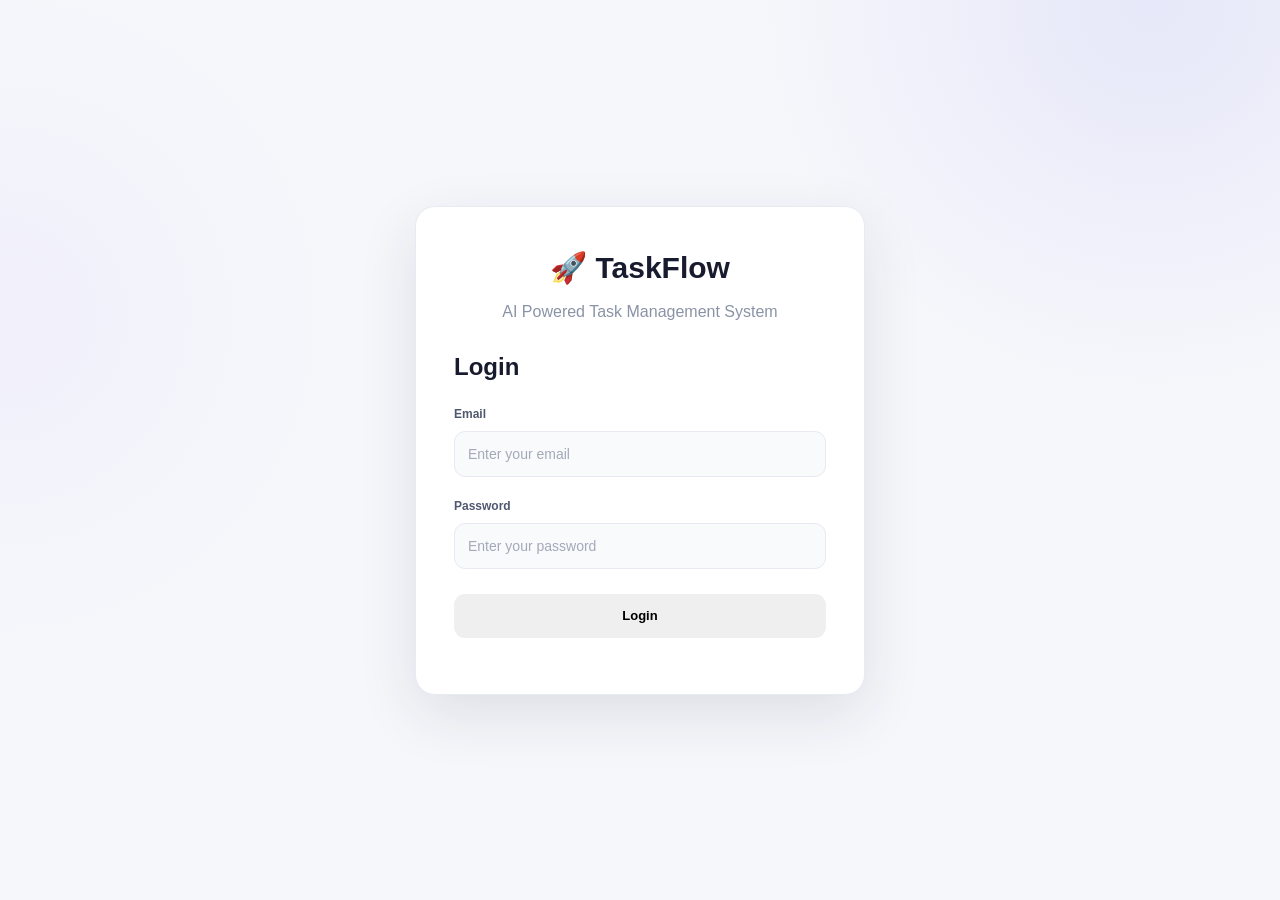
<file: frontend/index.html>
<!DOCTYPE html>
<html lang="en">

<head>

    <meta charset="UTF-8">

    <meta
        name="viewport"
        content="width=device-width, initial-scale=1.0"
    >

    <title>TaskFlow AI Dashboard</title>

    <link
        rel="stylesheet"
        href="./style.css"
    >

</head>

<body>

<!-- =========================
     APP HEADER
========================== -->

<header class="top-bar">

    <div class="brand-area">

        <div class="brand-icon">
            ✓
        </div>

        <div>
            <h1>TaskFlow</h1>
            <p>AI-powered task management</p>
        </div>

    </div>

    <div class="header-actions">

        <!-- LOGOUT -->
        <button
            id="logoutBtn"
            class="logout-btn"
            type="button"
        >
            Logout
        </button>

    </div>

</header>


<!-- =========================
     MAIN DASHBOARD
========================== -->

<main class="dashboard">


    <!-- =========================
         PREMIUM HERO SLIDER
    ========================== -->

    <section
        class="hero-slider"
        id="heroSlider"
    >

        <!-- SLIDE 1 -->

        <div class="hero-slide active">

            <div class="hero-content">

                <span class="hero-badge">
                    ✦ AI POWERED
                </span>

                <h2>
                    Work smarter
                    <span>with TaskFlow AI.</span>
                </h2>

                <p>
                    Turn your ideas into organized tasks
                    and manage your daily work effortlessly.
                </p>

                <div class="hero-features">

                    <span>✓ Smart Tasks</span>

                    <span>✓ AI Quick Add</span>

                    <span>✓ Easy Management</span>

                </div>

            </div>


            <div class="hero-visual">

                <div class="floating-card card-one">

                    <span>✓</span>

                    <div>

                        <strong>
                            Smart Tasks
                        </strong>

                        <small>
                            Organized automatically
                        </small>

                    </div>

                </div>


                <div class="hero-main-icon">
                    ✦
                </div>


                <div class="floating-card card-two">

                    <span>⚡</span>

                    <div>

                        <strong>
                            Stay Productive
                        </strong>

                        <small>
                            Get more done
                        </small>

                    </div>

                </div>

            </div>

        </div>


        <!-- SLIDE 2 -->

        <div class="hero-slide">

            <div class="hero-content">

                <span class="hero-badge">
                    📁 PROJECT MANAGEMENT
                </span>

                <h2>
                    Organize every
                    <span>project in one place.</span>
                </h2>

                <p>
                    Create projects, manage tasks and keep
                    everything organized from one dashboard.
                </p>

                <div class="hero-features">

                    <span>✓ Multiple Projects</span>

                    <span>✓ Task Organization</span>

                    <span>✓ Easy Tracking</span>

                </div>

            </div>


            <div class="hero-visual">

                <div class="project-preview">

                    <div class="preview-top">

                        <span>📁</span>

                        <strong>
                            Website Project
                        </strong>

                    </div>


                    <div class="preview-progress">

                        <div class="preview-progress-top">

                            <small>
                                Progress
                            </small>

                            <strong>
                                75%
                            </strong>

                        </div>


                        <div class="preview-bar">

                            <div
                                class="preview-fill"
                                style="width: 75%;"
                            ></div>

                        </div>

                    </div>


                    <div class="preview-tasks">

                        <span>
                            ✓ Homepage
                        </span>

                        <span>
                            ✓ Design
                        </span>

                        <span>
                            ○ Testing
                        </span>

                    </div>

                </div>

            </div>

        </div>


        <!-- SLIDE 3 -->

        <div class="hero-slide">

            <div class="hero-content">

                <span class="hero-badge">
                    📊 PROGRESS TRACKING
                </span>

                <h2>
                    Track progress.
                    <span>Get things done.</span>
                </h2>

                <p>
                    Monitor completed tasks, pending work and
                    project progress at a glance.
                </p>

                <div class="hero-features">

                    <span>✓ Live Progress</span>

                    <span>✓ Statistics</span>

                    <span>✓ Task Tracking</span>

                </div>

            </div>


            <div class="hero-visual">

                <div class="stats-preview">

                    <div class="stats-preview-header">

                        <span>
                            Project Overview
                        </span>

                        <strong>
                            Today
                        </strong>

                    </div>


                    <div class="stats-number">

                        24

                        <small>
                            Tasks
                        </small>

                    </div>


                    <div class="mini-stats">

                        <div>

                            <strong>
                                18
                            </strong>

                            <small>
                                Completed
                            </small>

                        </div>


                        <div>

                            <strong>
                                6
                            </strong>

                            <small>
                                Pending
                            </small>

                        </div>

                    </div>


                    <div class="mini-progress">

                        <div
                            class="mini-progress-fill"
                            style="width: 75%;"
                        ></div>

                    </div>

                </div>

            </div>

        </div>


        <!-- SLIDER CONTROLS -->

        <button
            class="hero-prev"
            id="heroPrev"
            type="button"
            aria-label="Previous slide"
        >
            ‹
        </button>


        <button
            class="hero-next"
            id="heroNext"
            type="button"
            aria-label="Next slide"
        >
            ›
        </button>


        <!-- SLIDER DOTS -->

        <div class="hero-dots">

            <button
                class="hero-dot active"
                data-slide="0"
                type="button"
                aria-label="Slide 1"
            ></button>


            <button
                class="hero-dot"
                data-slide="1"
                type="button"
                aria-label="Slide 2"
            ></button>


            <button
                class="hero-dot"
                data-slide="2"
                type="button"
                aria-label="Slide 3"
            ></button>

        </div>

    </section>


    <!-- =========================
         WELCOME SECTION
    ========================== -->

    <section class="welcome-section">

        <div>

            <span class="eyebrow">
                WORKSPACE
            </span>

            <h2>
                Manage your work,
                <span>effortlessly.</span>
            </h2>

            <p>
                Organize projects, track tasks and
                stay productive with TaskFlow.
            </p>

        </div>

    </section>


    <!-- =========================
         PROJECT CARD
    ========================== -->

    <section class="card project-card">

        <div class="section-heading">

            <div class="heading-icon project-icon">
                📁
            </div>

            <div>

                <h2>
                    Projects
                </h2>

                <p>
                    Select or create a project
                </p>

            </div>

        </div>


        <!-- CURRENT PROJECT -->

        <div class="form-group">

            <label for="projectSelect">
                Current Project
            </label>

            <select id="projectSelect">

                <option value="">
                    Loading Projects...
                </option>

            </select>

        </div>


        <!-- PROJECT ACTIONS -->

        <div class="project-actions">

            <button
                id="editProjectBtn"
                class="secondary-btn"
                onclick="editProject()"
            >
                ✏️ Edit Project
            </button>


            <button
                id="deleteProjectBtn"
                class="delete-btn"
                onclick="deleteProject()"
            >
                🗑️ Delete Project
            </button>

        </div>


        <!-- PROJECT INFO -->

        <p
            id="projectInfo"
            class="project-info"
        ></p>


        <!-- PROJECT PROGRESS -->

        <div
            id="projectProgress"
            class="project-progress"
        >

            <div class="project-progress-header">

                <span>
                    Project Progress
                </span>

                <strong>
                    0%
                </strong>

            </div>


            <div class="progress-bar">

                <div
                    class="progress-fill"
                    style="width: 0%"
                ></div>

            </div>


            <div class="project-progress-info">

                0 completed
                ·
                0 pending
                ·
                0 total

            </div>

        </div>


        <!-- CREATE PROJECT -->

        <div class="create-project">

            <div class="form-group">

                <label for="projectName">
                    Project Name
                </label>

                <input
                    type="text"
                    id="projectName"
                    placeholder="e.g. Website redesign"
                >

            </div>


            <div class="form-group">

                <label for="projectDescription">
                    Description
                </label>

                <input
                    type="text"
                    id="projectDescription"
                    placeholder="What is this project about?"
                >

            </div>


            <button
                id="createProjectBtn"
                class="primary-btn"
            >
                + Create Project
            </button>

        </div>

    </section>


    <!-- =========================
         QUICK ACTION GRID
    ========================== -->

    <div class="feature-grid">


        <!-- ADD TASK -->

        <section class="card feature-card">

            <div class="section-heading">

                <div class="heading-icon task-icon">
                    +
                </div>

                <div>

                    <h2>
                        Add New Task
                    </h2>

                    <p>
                        Create a task manually
                    </p>

                </div>

            </div>


            <div class="form-group">

                <label for="taskTitle">
                    Task Title
                </label>

                <input
                    type="text"
                    id="taskTitle"
                    placeholder="What needs to be done?"
                >

            </div>


            <div class="form-row">

                <div class="form-group">

                    <label for="taskPriority">
                        Priority
                    </label>

                    <select id="taskPriority">

                        <option value="low">
                            Low Priority
                        </option>

                        <option
                            value="medium"
                            selected
                        >
                            Medium Priority
                        </option>

                        <option value="high">
                            High Priority
                        </option>

                    </select>

                </div>


                <div class="form-group">

                    <label for="taskDueDate">
                        Complete By
                    </label>

                    <input
                        type="date"
                        id="taskDueDate"
                        title="Select the date by which this task should be completed"
                    >

                </div>

            </div>


            <button
                id="addTaskBtn"
                class="primary-btn full-btn"
            >
                + Add Task
            </button>

        </section>


        <!-- AI QUICK ADD -->

        <section class="card feature-card ai-card">

            <div class="section-heading">

                <div class="heading-icon ai-icon">
                    ✦
                </div>

                <div>

                    <h2>
                        AI Quick Add
                    </h2>

                    <p>
                        Describe it naturally
                    </p>

                </div>

            </div>


            <div class="ai-info">

                <span>
                    AI
                </span>

                <p>
                    Tell TaskFlow what you need
                    and we'll structure it for you.
                </p>

            </div>


            <div class="form-group">

                <label for="aiText">
                    Your task
                </label>

                <input
                    type="text"
                    id="aiText"
                    placeholder="e.g. Finish report next Friday, urgent"
                >

            </div>


            <button
                id="aiBtn"
                class="ai-btn full-btn"
            >
                ✦ Generate Task
            </button>

        </section>

    </div>


    <!-- =========================
         SEARCH
    ========================== -->

    <section class="card search-card">

        <div class="section-heading">

            <div class="heading-icon search-icon">
                🔍
            </div>

            <div>

                <h2>
                    Find a Task
                </h2>

                <p>
                    Search within your current project
                </p>

            </div>

        </div>


        <div class="search-row">

            <input
                type="text"
                id="searchText"
                placeholder="Search task..."
            >


            <button
                id="searchBtn"
                class="primary-btn"
            >
                Search
            </button>


            <button
                id="showAllBtn"
                class="secondary-btn"
            >
                Show All
            </button>

        </div>

    </section>


    <!-- =========================
         STATISTICS
    ========================== -->

    <section class="card statistics-card">

        <div class="section-heading">

            <div class="heading-icon stats-icon">
                ◔
            </div>

            <div>

                <h2>
                    Project Statistics
                </h2>

                <p>
                    Track your project progress
                </p>

            </div>

        </div>


        <button
            id="statsBtn"
            class="secondary-btn"
        >
            Load Statistics
        </button>


        <div id="stats"></div>

    </section>


    <!-- =========================
         TASK LIST
    ========================== -->

    <section class="card tasks-card">

        <div class="tasks-header">

            <div class="section-heading">

                <div class="heading-icon list-icon">
                    ✓
                </div>

                <div>

                    <h2>
                        Your Tasks
                    </h2>

                    <p>
                        Tasks in the selected project
                    </p>

                </div>

            </div>

        </div>


        <ul id="taskList"></ul>

    </section>

</main>


<!-- =========================
     NORMAL RESPONSIVE CHATBOT
========================== -->

<div
    class="chatbot-wrapper"
    id="chatbotWrapper"
>


    <!-- CHAT WINDOW -->

    <div
        class="chatbot-window"
        id="chatbotWindow"
        aria-hidden="true"
    >


        <!-- CHAT HEADER -->

        <div class="chatbot-header">

            <div class="chatbot-title-area">

                <div class="chatbot-avatar">
                    🤖
                </div>

                <div>

                    <strong>
                        TaskFlow Assistant
                    </strong>

                    <span>
                        <i></i>
                        Online
                    </span>

                </div>

            </div>


            <button
                type="button"
                class="chatbot-close"
                id="chatbotClose"
                aria-label="Close chatbot"
            >
                ×
            </button>

        </div>


        <!-- CHAT MESSAGES -->

        <div
            class="chatbot-messages"
            id="chatbotMessages"
            aria-live="polite"
        >

            <div class="chat-message bot-message">

                <div class="message-avatar">
                    🤖
                </div>

                <div class="message-content">

                    <span class="message-name">
                        TaskFlow Assistant
                    </span>

                    <p>
                        Hi! 👋 I'm your TaskFlow Assistant.
                        How can I help you today?
                    </p>

                </div>

            </div>

        </div>


        <!-- QUICK REPLIES -->

        <div
            class="chatbot-quick-replies"
            id="chatbotQuickReplies"
        >

            <button
                type="button"
                data-message="How do I create a project?"
            >
                Create a project
            </button>


            <button
                type="button"
                data-message="How do I add a task?"
            >
                Add a task
            </button>


            <button
                type="button"
                data-message="What is TaskFlow?"
            >
                About TaskFlow
            </button>

        </div>


        <!-- CHAT INPUT -->

        <form
            class="chatbot-input-area"
            id="chatbotForm"
        >

            <input
                type="text"
                id="chatbotInput"
                placeholder="Type your message..."
                autocomplete="off"
                maxlength="500"
                aria-label="Type your message"
            >


            <button
                type="submit"
                id="chatbotSend"
                aria-label="Send message"
            >
                ➤
            </button>

        </form>

    </div>


    <!-- FLOATING CHAT BUTTON -->

    <button
        type="button"
        class="chatbot-toggle"
        id="chatbotToggle"
        aria-label="Open TaskFlow Assistant"
        aria-expanded="false"
    >

        <span class="chatbot-toggle-icon">
            💬
        </span>

        <span class="chatbot-notification">
            1
        </span>

    </button>

</div>


<!-- =========================
     FOOTER
========================== -->

<footer class="app-footer">

    <p>
        TaskFlow · AI-assisted productivity
    </p>

</footer>


<!-- =========================
     JAVASCRIPT
========================== -->

<script src="./script.js"></script>


</body>

</html>
</file>
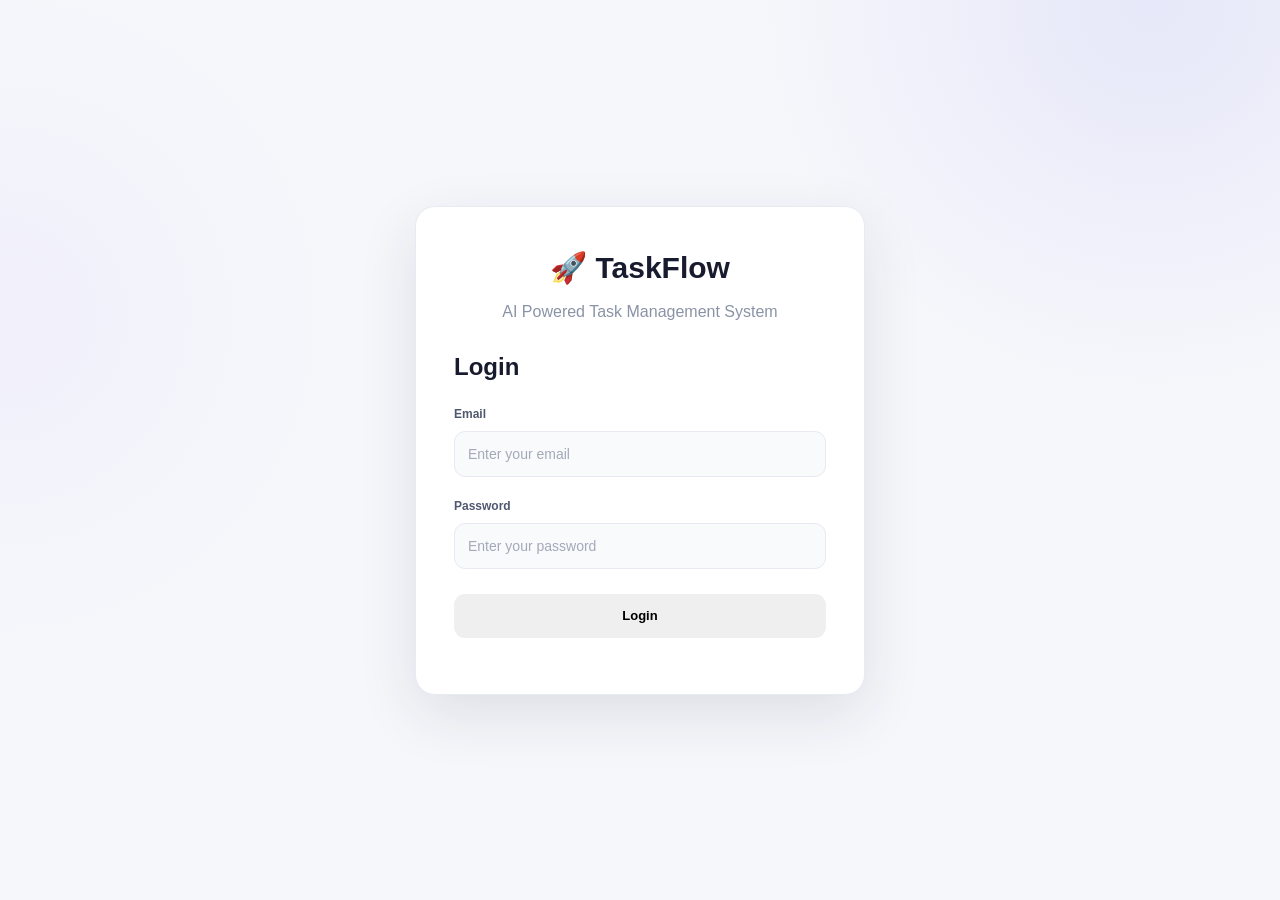
<file: frontend/login.html>
<!DOCTYPE html>
<html lang="en">

<head>

    <meta charset="UTF-8">

    <meta
        name="viewport"
        content="width=device-width, initial-scale=1.0"
    >

    <title>TaskFlow - Login</title>

    <link rel="stylesheet" href="./style.css">

</head>

<body>

    <div class="login-container">

        <div class="login-card">

            <h1>🚀 TaskFlow</h1>

            <p class="login-subtitle">
                AI Powered Task Management System
            </p>

            <h2>Login</h2>

            <form id="loginForm">

                <label for="email">
                    Email
                </label>

                <input
                    type="email"
                    id="email"
                    placeholder="Enter your email"
                    required
                >

                <label for="password">
                    Password
                </label>

                <input
                    type="password"
                    id="password"
                    placeholder="Enter your password"
                    required
                >

                <button
                    type="submit"
                    id="loginBtn"
                >
                    Login
                </button>

            </form>

            <p id="loginMessage"></p>

        </div>

    </div>

    <script src="./login.js"></script>

</body>

</html>
</file>
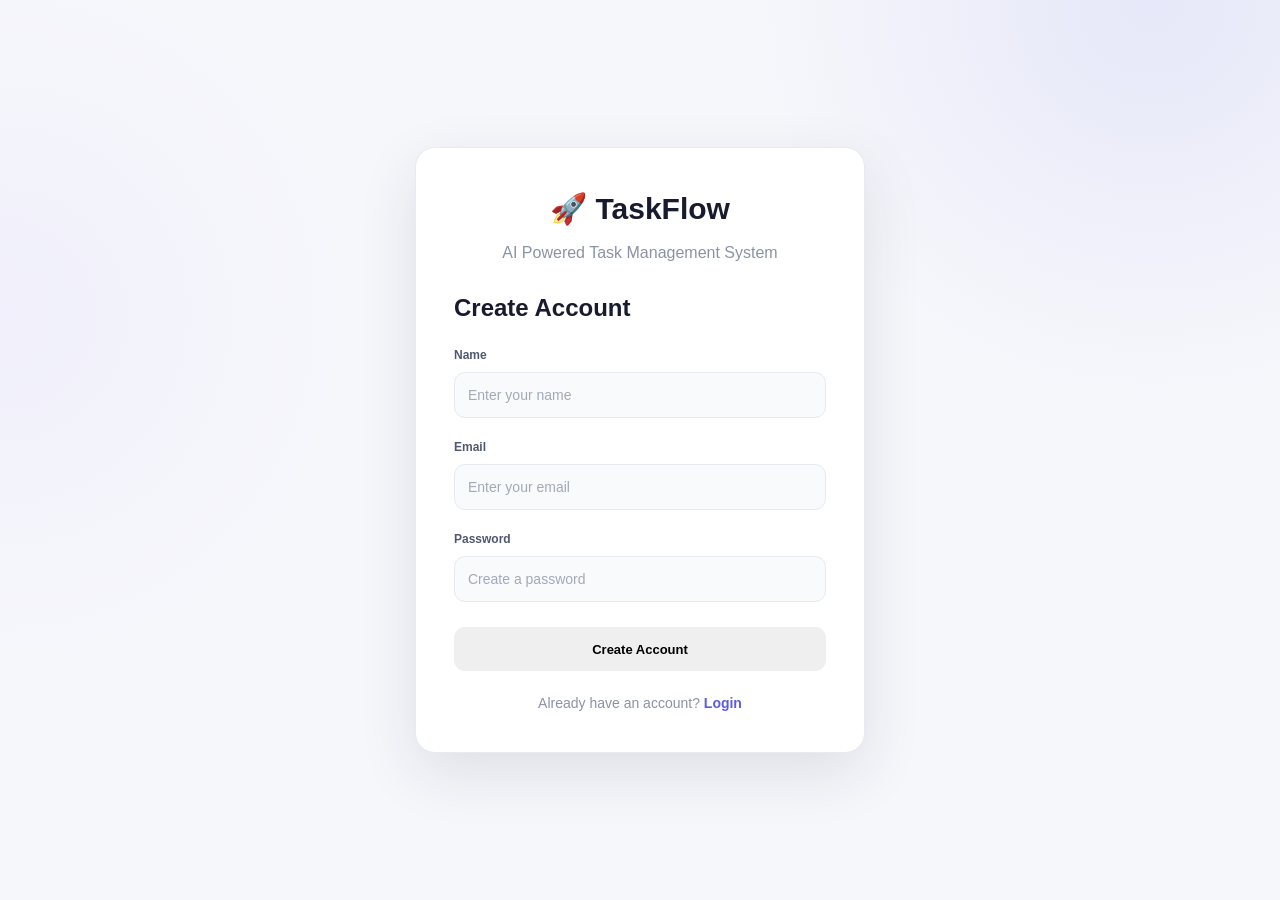
<file: frontend/register.html>
<!DOCTYPE html>
<html lang="en">

<head>

    <meta charset="UTF-8">

    <meta
        name="viewport"
        content="width=device-width, initial-scale=1.0"
    >

    <title>TaskFlow - Create Account</title>

    <link rel="stylesheet" href="./style.css">

</head>

<body>

    <div class="login-container">

        <div class="login-card">

            <h1>🚀 TaskFlow</h1>

            <p class="login-subtitle">
                AI Powered Task Management System
            </p>

            <h2>Create Account</h2>

            <form id="registerForm">

                <label for="name">
                    Name
                </label>

                <input
                    type="text"
                    id="name"
                    placeholder="Enter your name"
                    required
                >

                <label for="email">
                    Email
                </label>

                <input
                    type="email"
                    id="email"
                    placeholder="Enter your email"
                    required
                >

                <label for="password">
                    Password
                </label>

                <input
                    type="password"
                    id="password"
                    placeholder="Create a password"
                    required
                >

                <button
                    type="submit"
                    id="registerBtn"
                >
                    Create Account
                </button>

            </form>

            <p id="registerMessage"></p>

            <p class="account-link">
                Already have an account?
                <a href="./login.html">Login</a>
            </p>

        </div>

    </div>

    <script src="./register.js"></script>

</body>

</html>
</file>
<file: frontend/style.css>
/* =========================================================
   TASKFLOW — PREMIUM DASHBOARD UI
   FINAL CLEAN VERSION
========================================================= */

/* =========================================================
   RESET
========================================================= */

* {
    margin: 0;
    padding: 0;
    box-sizing: border-box;
}

:root {
    --bg: #f6f7fb;
    --surface: #ffffff;
    --surface-soft: #f9fafc;

    --text: #171b2d;
    --text-soft: #4f5870;
    --muted: #8a93a6;

    --border: #e8eaf1;

    --primary: #5b5ce2;
    --primary-dark: #4748c7;
    --primary-soft: #eeeeff;

    --success: #20a66a;
    --success-soft: #e8f8f0;

    --danger: #e5484d;
    --danger-soft: #fff0f1;

    --warning: #d99400;
    --warning-soft: #fff7df;

    --purple: #7c4dff;
    --purple-soft: #f2edff;

    --blue: #2786d9;
    --blue-soft: #edf7ff;

    --shadow-sm: 0 3px 10px rgba(25, 32, 55, 0.05);
    --shadow: 0 10px 35px rgba(25, 32, 55, 0.07);
    --shadow-lg: 0 20px 60px rgba(25, 32, 55, 0.11);

    --radius: 18px;
    --radius-sm: 11px;
}

/* =========================================================
   BODY
========================================================= */

body {
    min-height: 100vh;

    background:
        radial-gradient(
            circle at 90% 0%,
            rgba(91, 92, 226, 0.10),
            transparent 27%
        ),
        radial-gradient(
            circle at 0% 35%,
            rgba(124, 77, 255, 0.045),
            transparent 25%
        ),
        var(--bg);

    color: var(--text);

    font-family:
        Inter,
        "Segoe UI",
        Tahoma,
        Geneva,
        Verdana,
        sans-serif;

    line-height: 1.5;
}

/* =========================================================
   HEADER
========================================================= */

.top-bar {
    width: 100%;
    min-height: 74px;

    padding: 0 max(22px, calc((100% - 1120px) / 2));

    display: flex;
    align-items: center;
    justify-content: space-between;

    background: rgba(255, 255, 255, 0.88);

    border-bottom: 1px solid rgba(232, 234, 241, 0.9);

    position: sticky;
    top: 0;
    z-index: 1000;

    backdrop-filter: blur(18px);
    -webkit-backdrop-filter: blur(18px);
}

/* =========================================================
   BRAND
========================================================= */

.brand-area {
    display: flex;
    align-items: center;
    gap: 12px;
}

.brand-icon {
    width: 42px;
    height: 42px;

    display: flex;
    align-items: center;
    justify-content: center;

    border-radius: 13px;

    background:
        linear-gradient(
            135deg,
            #7071f0,
            #4d4ecb
        );

    color: white;

    font-size: 21px;
    font-weight: 800;

    box-shadow:
        0 8px 22px rgba(91, 92, 226, 0.28);
}

.brand-area h1 {
    color: var(--text);

    font-size: 20px;
    font-weight: 800;

    letter-spacing: -0.4px;
}

.brand-area p {
    margin-top: 2px;

    color: var(--muted);

    font-size: 11px;
}

/* =========================================================
   LOGOUT
========================================================= */

.logout-btn {
    width: auto;

    min-height: 40px;

    padding: 8px 15px;

    border-radius: 10px;

    border: 1px solid #ffd8da;

    background: var(--danger-soft);

    color: var(--danger);

    font-size: 13px;
    font-weight: 700;

    cursor: pointer;

    transition: 0.2s ease;
}

.logout-btn:hover {
    background: var(--danger);
    color: white;

    transform: translateY(-1px);

    box-shadow:
        0 6px 15px rgba(229, 72, 77, 0.18);
}

/* =========================================================
   MAIN
========================================================= */

.dashboard {
    width: min(1120px, calc(100% - 40px));

    margin: 0 auto;

    padding: 46px 0 25px;
}

/* =========================================================
   WELCOME
========================================================= */

.welcome-section {
    margin-bottom: 30px;

    padding: 5px 2px;
}

.eyebrow {
    display: inline-flex;
    align-items: center;
    gap: 7px;

    margin-bottom: 10px;

    color: var(--primary);

    font-size: 11px;
    font-weight: 800;

    letter-spacing: 1.7px;
}

.eyebrow::before {
    content: "";

    width: 6px;
    height: 6px;

    border-radius: 50%;

    background: var(--primary);

    box-shadow:
        0 0 0 4px rgba(91, 92, 226, 0.10);
}

.welcome-section h2 {
    max-width: 700px;

    margin-bottom: 10px;

    font-size: clamp(30px, 4vw, 43px);

    line-height: 1.1;

    letter-spacing: -1.5px;

    font-weight: 800;
}

.welcome-section h2 span {
    color: var(--primary);
}

.welcome-section p {
    color: var(--muted);

    font-size: 15px;
}

/* =========================================================
   CARD
========================================================= */

.card {
    position: relative;

    background: rgba(255, 255, 255, 0.94);

    border: 1px solid var(--border);

    border-radius: var(--radius);

    padding: 25px;

    margin-bottom: 22px;

    box-shadow: var(--shadow);

    transition:
        transform 0.2s ease,
        box-shadow 0.2s ease,
        border-color 0.2s ease;
}

.card:hover {
    box-shadow: var(--shadow-lg);

    border-color: #e1e4ed;
}

/* =========================================================
   SECTION HEADINGS
========================================================= */

.section-heading {
    display: flex;
    align-items: center;

    gap: 13px;

    margin-bottom: 22px;
}

.section-heading h2 {
    margin: 0 0 3px;

    color: var(--text);

    font-size: 18px;

    line-height: 1.2;

    letter-spacing: -0.2px;
}

.section-heading p {
    color: var(--muted);

    font-size: 12px;
}

/* =========================================================
   ICONS
========================================================= */

.heading-icon {
    width: 43px;
    height: 43px;

    flex-shrink: 0;

    display: flex;
    align-items: center;
    justify-content: center;

    border-radius: 13px;

    font-size: 18px;
    font-weight: 800;
}

.project-icon {
    background: var(--primary-soft);
    color: var(--primary);
}

.task-icon {
    background: var(--success-soft);
    color: var(--success);
}

.ai-icon {
    background: var(--purple-soft);
    color: var(--purple);
}

.search-icon {
    background: var(--blue-soft);
    color: var(--blue);
}

.stats-icon {
    background: var(--warning-soft);
    color: var(--warning);
}

.list-icon {
    background: #eef1f6;
    color: #536178;
}

/* =========================================================
   FORMS
========================================================= */

.form-group {
    margin-bottom: 16px;
}

label {
    display: block;

    margin-bottom: 7px;

    color: var(--text-soft);

    font-size: 12px;
    font-weight: 700;
}

/* =========================================================
   INPUTS
========================================================= */

input,
select {
    width: 100%;

    min-height: 46px;

    padding: 11px 13px;

    border: 1px solid var(--border);

    border-radius: var(--radius-sm);

    outline: none;

    background: var(--surface-soft);

    color: var(--text);

    font-family: inherit;

    font-size: 14px;

    transition:
        border-color 0.2s ease,
        box-shadow 0.2s ease,
        background 0.2s ease;
}

input::placeholder {
    color: #a2a9b8;
}

input:hover,
select:hover {
    background: white;

    border-color: #d7dbe6;
}

input:focus,
select:focus {
    background: white;

    border-color: var(--primary);

    box-shadow:
        0 0 0 4px rgba(91, 92, 226, 0.09);
}

select {
    cursor: pointer;
}

/* =========================================================
   PROJECT CARD
========================================================= */

.project-card {
    overflow: hidden;
}

.project-card::after {
    content: "";

    position: absolute;

    width: 180px;
    height: 180px;

    top: -100px;
    right: -90px;

    border-radius: 50%;

    background: rgba(91, 92, 226, 0.045);

    pointer-events: none;
}

/* =========================================================
   PROJECT ACTIONS
========================================================= */

.project-actions {
    display: flex;

    gap: 10px;

    margin: 4px 0 16px;
}

.project-actions button {
    width: auto;
}

#editProjectBtn {
    background: #f1f3f7;

    border: 1px solid var(--border);

    color: #526078;
}

#editProjectBtn:hover {
    background: #e7eaf0;

    color: var(--text);
}

/* =========================================================
   PROJECT INFO
========================================================= */

.project-info {
    margin-top: 14px;

    padding: 10px 13px;

    border-radius: 10px;

    background: var(--primary-soft);

    color: var(--primary);

    font-size: 13px;

    font-weight: 600;
}

/* =========================================================
   PROJECT PROGRESS
========================================================= */

.project-progress {
    margin-top: 18px;

    padding: 17px;

    border: 1px solid #e5e6f7;

    border-radius: 14px;

    background:
        linear-gradient(
            135deg,
            #fafaff,
            #f5f5ff
        );
}

.project-progress-header {
    display: flex;

    align-items: center;
    justify-content: space-between;

    margin-bottom: 10px;

    color: var(--text-soft);

    font-size: 13px;

    font-weight: 700;
}

.project-progress-header strong {
    color: var(--primary);

    font-size: 15px;
}

.progress-bar {
    width: 100%;

    height: 10px;

    overflow: hidden;

    border-radius: 20px;

    background: #e5e7f0;
}

.progress-fill {
    height: 100%;

    border-radius: 20px;

    background:
        linear-gradient(
            90deg,
            var(--primary),
            #7778ee
        );

    transition:
        width 0.5s ease;
}

.project-progress-info {
    margin-top: 9px;

    color: var(--muted);

    font-size: 11px;
}

/* =========================================================
   CREATE PROJECT
========================================================= */

.create-project {
    display: grid;

    grid-template-columns:
        1fr
        1fr
        auto;

    gap: 14px;

    align-items: end;

    margin-top: 20px;

    padding-top: 20px;

    border-top: 1px solid var(--border);
}

.create-project .form-group {
    margin-bottom: 0;
}

.project-card .primary-btn {
    min-width: 155px;
}

/* =========================================================
   FEATURE GRID
========================================================= */

.feature-grid {
    display: grid;

    grid-template-columns:
        repeat(2, minmax(0, 1fr));

    gap: 22px;
}

.feature-grid .card {
    margin-bottom: 0;
}

/* =========================================================
   FORM ROW
========================================================= */

.form-row {
    display: grid;

    grid-template-columns:
        1fr
        1fr;

    gap: 14px;
}

/* =========================================================
   BUTTONS
========================================================= */

button {
    min-height: 44px;

    padding: 10px 17px;

    border: none;

    border-radius: 11px;

    font-family: inherit;

    font-size: 13px;
    font-weight: 700;

    cursor: pointer;

    transition:
        transform 0.18s ease,
        box-shadow 0.18s ease,
        background 0.18s ease;
}

button:hover {
    transform: translateY(-2px);
}

button:active {
    transform: translateY(0);
}

button:disabled {
    opacity: 0.55;

    cursor: not-allowed;

    transform: none;
}

/* =========================================================
   PRIMARY BUTTON
========================================================= */

.primary-btn {
    color: white;

    background:
        linear-gradient(
            135deg,
            var(--primary),
            #6c6dea
        );

    box-shadow:
        0 7px 17px rgba(91, 92, 226, 0.20);
}

.primary-btn:hover {
    background:
        linear-gradient(
            135deg,
            var(--primary-dark),
            #5b5cd7
        );

    box-shadow:
        0 10px 23px rgba(91, 92, 226, 0.28);
}

/* =========================================================
   SECONDARY BUTTON
========================================================= */

.secondary-btn {
    color: #526078;

    background: #f1f3f7;

    border: 1px solid var(--border);
}

.secondary-btn:hover {
    background: #e8ebf1;

    box-shadow: var(--shadow-sm);
}

/* =========================================================
   DELETE BUTTON
========================================================= */

.delete-btn {
    color: var(--danger);

    background: var(--danger-soft);

    border: 1px solid #ffd9db;
}

.delete-btn:hover {
    background: var(--danger);

    color: white;

    box-shadow:
        0 6px 15px rgba(229, 72, 77, 0.20);
}

/* =========================================================
   FULL BUTTON
========================================================= */

.full-btn {
    width: 100%;
}

/* =========================================================
   AI CARD
========================================================= */

.ai-card {
    background:
        linear-gradient(
            145deg,
            #ffffff 0%,
            #fbf9ff 100%
        );

    border-color: #e8e0ff;
}

.ai-card::before {
    content: "";

    position: absolute;

    width: 100px;
    height: 100px;

    right: -35px;
    bottom: -40px;

    border-radius: 50%;

    background: rgba(124, 77, 255, 0.055);

    pointer-events: none;
}

.ai-info {
    display: flex;
    align-items: center;

    gap: 10px;

    margin-bottom: 18px;

    padding: 12px;

    border-radius: 12px;

    background: #f6f2ff;

    border: 1px solid #ebe3ff;
}

.ai-info span {
    width: 30px;
    height: 30px;

    flex-shrink: 0;

    display: flex;
    align-items: center;
    justify-content: center;

    border-radius: 8px;

    background:
        linear-gradient(
            135deg,
            #8b5cf6,
            #6941d9
        );

    color: white;

    font-size: 9px;
    font-weight: 800;
}

.ai-info p {
    color: #71657f;

    font-size: 12px;
}

.ai-btn {
    color: white;

    background:
        linear-gradient(
            135deg,
            #7c4dff,
            #6240d8
        );

    box-shadow:
        0 8px 19px rgba(124, 77, 255, 0.22);
}

.ai-btn:hover {
    box-shadow:
        0 11px 25px rgba(124, 77, 255, 0.30);
}

/* =========================================================
   SEARCH
========================================================= */

.search-card {
    margin-top: 22px;
}

.search-row {
    display: grid;

    grid-template-columns:
        1fr
        auto
        auto;

    gap: 10px;

    align-items: center;
}

.search-row input {
    margin: 0;
}

/* =========================================================
   STATISTICS
========================================================= */

.statistics-card {
    margin-top: 22px;
}

.statistics-card .section-heading {
    margin-bottom: 20px;
}

.statistics-card #statsBtn {
    width: auto !important;

    min-height: 40px;

    padding: 9px 16px;

    background: #f1f3f7;

    color: #526078;

    border: 1px solid var(--border);

    border-radius: 10px;

    font-size: 12px;
}

.statistics-card #statsBtn:hover {
    background: var(--primary);

    color: white;

    border-color: var(--primary);

    box-shadow:
        0 7px 16px rgba(91, 92, 226, 0.20);
}

.statistics-card #stats {
    display: grid;

    grid-template-columns:
        repeat(3, minmax(0, 1fr));

    gap: 12px;

    margin-top: 18px;
}

.statistics-card .stat-box {
    position: relative;

    min-height: 85px;

    padding: 16px;

    display: flex;

    flex-direction: column;

    justify-content: center;

    border: 1px solid var(--border);

    border-radius: 14px;

    background:
        linear-gradient(
            135deg,
            #ffffff,
            #f9fafc
        );

    color: var(--muted);

    font-size: 11px;

    transition: 0.2s ease;
}

.statistics-card .stat-box:hover {
    transform: translateY(-2px);

    background: white;

    box-shadow: var(--shadow-sm);
}

.statistics-card .stat-box strong {
    display: block;

    margin-top: 4px;

    color: var(--text);

    font-size: 25px;

    line-height: 1;

    font-weight: 800;
}

.statistics-card .stat-total {
    border-left: 4px solid var(--primary);
}

.statistics-card .stat-total strong {
    color: var(--primary);
}

.statistics-card .stat-completed {
    border-left: 4px solid var(--success);
}

.statistics-card .stat-completed strong {
    color: var(--success);
}

.statistics-card .stat-pending {
    border-left: 4px solid var(--warning);
}

.statistics-card .stat-pending strong {
    color: var(--warning);
}

/* =========================================================
   TASK LIST
========================================================= */

.tasks-card {
    margin-top: 22px;
}

.tasks-header {
    display: flex;

    align-items: center;
    justify-content: space-between;
}

#taskList {
    display: flex;

    flex-direction: column;

    gap: 12px;

    list-style: none;
}

/* =========================================================
   TASK ITEM
========================================================= */

#taskList li {
    position: relative;

    padding: 18px;

    background: var(--surface-soft);

    border: 1px solid var(--border);

    border-left: 4px solid var(--primary);

    border-radius: 14px;

    color: var(--text);

    transition:
        transform 0.2s ease,
        box-shadow 0.2s ease,
        border-color 0.2s ease;
}

#taskList li:hover {
    transform: translateY(-2px);

    border-color: #dce1ec;

    box-shadow: var(--shadow-sm);
}

#taskList li b {
    display: block;

    margin-bottom: 12px;

    color: var(--text);

    font-size: 16px;

    font-weight: 750;
}

/* =========================================================
   TASK INFO
========================================================= */

.task-priority,
.task-due-date,
.task-status {
    display: inline-flex;

    align-items: center;

    margin-right: 16px;

    margin-bottom: 11px;

    color: var(--muted);

    font-size: 12px;
}

.task-priority strong,
.task-due-date strong,
.task-status strong {
    margin-left: 4px;

    color: var(--text-soft);
}

/* =========================================================
   TASK ACTION BUTTONS
========================================================= */

.edit-btn,
.complete-btn,
.delete-btn {
    width: auto;

    min-height: 35px;

    padding: 7px 13px;

    margin-top: 4px;

    font-size: 12px;
}

/* EDIT */

.edit-btn {
    margin-right: 7px;

    background: #eaf6ff;

    border: 1px solid #d8ecfa;

    color: #1682c7;
}

.edit-btn:hover {
    background: #1682c7;

    color: white;

    box-shadow:
        0 5px 12px rgba(22, 130, 199, 0.18);
}

/* COMPLETE */

.complete-btn {
    margin-right: 7px;

    background: var(--success-soft);

    border: 1px solid #d2efdf;

    color: var(--success);
}

.complete-btn:hover {
    background: var(--success);

    color: white;

    box-shadow:
        0 5px 12px rgba(32, 166, 106, 0.18);
}

/* TASK DELETE */

#taskList .delete-btn {
    background: var(--danger-soft);

    border: 1px solid #ffd9db;

    color: var(--danger);
}

#taskList .delete-btn:hover {
    background: var(--danger);

    color: white;

    box-shadow:
        0 5px 12px rgba(229, 72, 77, 0.18);
}

/* =========================================================
   PREMIUM AI HERO SLIDER
========================================================= */

.hero-slider {
    position: relative;

    width: 100%;

    min-height: 390px;

    margin-bottom: 35px;

    overflow: hidden;

    border-radius: 24px;

    border: 1px solid #e4e6f0;

    background:
        radial-gradient(
            circle at 85% 20%,
            rgba(91, 92, 226, 0.13),
            transparent 35%
        ),
        linear-gradient(
            135deg,
            #ffffff,
            #f8f8ff
        );

    box-shadow: var(--shadow-lg);
}

/* =========================================================
   HERO SLIDES
========================================================= */

.hero-slide {
    display: none;

    min-height: 390px;

    padding: 55px 65px;

    grid-template-columns:
        1.15fr
        0.85fr;

    align-items: center;

    gap: 35px;
}

.hero-slide.active {
    display: grid;

    animation: heroFade 0.45s ease;
}

@keyframes heroFade {
    from {
        opacity: 0;
        transform: translateX(12px);
    }

    to {
        opacity: 1;
        transform: translateX(0);
    }
}

/* =========================================================
   HERO CONTENT
========================================================= */

.hero-content {
    position: relative;

    z-index: 2;
}

.hero-badge {
    display: inline-flex;

    align-items: center;

    margin-bottom: 15px;

    padding: 7px 12px;

    border-radius: 30px;

    background: var(--primary-soft);

    color: var(--primary);

    font-size: 10px;

    font-weight: 800;

    letter-spacing: 1.2px;
}

.hero-content h2 {
    max-width: 600px;

    margin: 0 0 15px;

    color: var(--text);

    font-size: clamp(30px, 4vw, 46px);

    line-height: 1.08;

    letter-spacing: -1.5px;

    font-weight: 800;
}

.hero-content h2 span {
    display: block;

    color: var(--primary);
}

.hero-content p {
    max-width: 570px;

    margin-bottom: 20px;

    color: var(--muted);

    font-size: 14px;

    line-height: 1.7;
}

/* =========================================================
   HERO FEATURES
========================================================= */

.hero-features {
    display: flex;

    flex-wrap: wrap;

    gap: 9px;
}

.hero-features span {
    display: inline-flex;

    align-items: center;

    padding: 8px 11px;

    border-radius: 9px;

    background: rgba(255, 255, 255, 0.9);

    border: 1px solid var(--border);

    color: var(--text-soft);

    font-size: 11px;

    font-weight: 700;

    box-shadow: var(--shadow-sm);
}

/* =========================================================
   HERO VISUAL
========================================================= */

.hero-visual {
    position: relative;

    min-height: 260px;

    display: flex;

    align-items: center;

    justify-content: center;
}

/* =========================================================
   HERO MAIN ICON
========================================================= */

.hero-main-icon {
    width: 125px;

    height: 125px;

    display: flex;

    align-items: center;

    justify-content: center;

    border-radius: 35px;

    background:
        linear-gradient(
            135deg,
            #7071f0,
            #4d4ecb
        );

    color: white;

    font-size: 50px;

    font-weight: 800;

    box-shadow:
        0 20px 45px rgba(91, 92, 226, 0.28);

    animation:
        heroFloat 4s ease-in-out infinite;
}

@keyframes heroFloat {
    0%,
    100% {
        transform: translateY(0);
    }

    50% {
        transform: translateY(-10px);
    }
}

/* =========================================================
   FLOATING CARDS
========================================================= */

.floating-card {
    position: absolute;

    display: flex;

    align-items: center;

    gap: 9px;

    padding: 12px 14px;

    min-width: 185px;

    background: rgba(255, 255, 255, 0.96);

    border: 1px solid var(--border);

    border-radius: 13px;

    box-shadow: var(--shadow);

    z-index: 3;
}

.floating-card > span {
    width: 32px;

    height: 32px;

    display: flex;

    align-items: center;

    justify-content: center;

    flex-shrink: 0;

    border-radius: 9px;

    background: var(--primary-soft);

    color: var(--primary);

    font-weight: 800;
}

.floating-card strong {
    display: block;

    color: var(--text);

    font-size: 12px;
}

.floating-card small {
    display: block;

    margin-top: 2px;

    color: var(--muted);

    font-size: 9px;
}

.card-one {
    top: 25px;

    left: 0;

    animation:
        cardOne 4s ease-in-out infinite;
}

.card-two {
    right: 0;

    bottom: 25px;

    animation:
        cardTwo 4s ease-in-out infinite;
}

@keyframes cardOne {
    0%,
    100% {
        transform: translateY(0);
    }

    50% {
        transform: translateY(-7px);
    }
}

@keyframes cardTwo {
    0%,
    100% {
        transform: translateY(0);
    }

    50% {
        transform: translateY(7px);
    }
}

/* =========================================================
   PROJECT PREVIEW
========================================================= */

.project-preview {
    width: 300px;

    padding: 22px;

    border-radius: 18px;

    background: rgba(255, 255, 255, 0.96);

    border: 1px solid var(--border);

    box-shadow: var(--shadow-lg);
}

.preview-top {
    display: flex;

    align-items: center;

    gap: 10px;

    margin-bottom: 25px;
}

.preview-top span {
    width: 38px;

    height: 38px;

    display: flex;

    align-items: center;

    justify-content: center;

    border-radius: 10px;

    background: var(--primary-soft);

    color: var(--primary);
}

.preview-top strong {
    color: var(--text);

    font-size: 14px;
}

.preview-progress-top {
    display: flex;

    justify-content: space-between;

    margin-bottom: 8px;
}

.preview-progress-top small {
    color: var(--muted);
}

.preview-progress-top strong {
    color: var(--primary);
}

.preview-bar {
    width: 100%;

    height: 9px;

    overflow: hidden;

    border-radius: 20px;

    background: #e8e9f1;
}

.preview-fill {
    height: 100%;

    border-radius: 20px;

    background:
        linear-gradient(
            90deg,
            var(--primary),
            #7778ee
        );
}

.preview-tasks {
    display: flex;

    flex-direction: column;

    gap: 8px;

    margin-top: 20px;
}

.preview-tasks span {
    padding: 8px 10px;

    border-radius: 8px;

    background: var(--surface-soft);

    color: var(--text-soft);

    font-size: 11px;
}

/* =========================================================
   STATS PREVIEW
========================================================= */

.stats-preview {
    width: 300px;

    padding: 22px;

    border-radius: 18px;

    background: rgba(255, 255, 255, 0.96);

    border: 1px solid var(--border);

    box-shadow: var(--shadow-lg);
}

.stats-preview-header {
    display: flex;

    align-items: center;

    justify-content: space-between;

    color: var(--text-soft);

    font-size: 12px;
}

.stats-preview-header strong {
    color: var(--primary);

    font-size: 11px;
}

.stats-number {
    margin-top: 18px;

    color: var(--text);

    font-size: 42px;

    font-weight: 800;

    line-height: 1;
}

.stats-number small {
    color: var(--muted);

    font-size: 11px;

    font-weight: 600;
}

.mini-stats {
    display: grid;

    grid-template-columns:
        1fr
        1fr;

    gap: 10px;

    margin-top: 20px;
}

.mini-stats div {
    padding: 12px;

    border-radius: 10px;

    background: var(--surface-soft);

    text-align: center;
}

.mini-stats strong {
    display: block;

    color: var(--text);

    font-size: 18px;
}

.mini-stats small {
    color: var(--muted);

    font-size: 9px;
}

.mini-progress {
    width: 100%;

    height: 8px;

    margin-top: 18px;

    overflow: hidden;

    border-radius: 20px;

    background: #e7e8ef;
}

.mini-progress-fill {
    height: 100%;

    border-radius: 20px;

    background:
        linear-gradient(
            90deg,
            var(--primary),
            #7778ee
        );
}

/* =========================================================
   HERO SLIDER ARROWS
========================================================= */

.hero-prev,
.hero-next {
    position: absolute;

    top: 50%;

    width: 40px !important;

    height: 40px !important;

    min-height: 40px !important;

    padding: 0 !important;

    display: flex !important;

    align-items: center;

    justify-content: center;

    transform: translateY(-50%);

    border-radius: 50%;

    background: rgba(255, 255, 255, 0.95);

    border: 1px solid var(--border);

    color: var(--text);

    font-size: 25px;

    line-height: 1;

    box-shadow: var(--shadow);

    z-index: 20;
}

.hero-prev {
    left: 18px;
}

.hero-next {
    right: 18px;
}

.hero-prev:hover,
.hero-next:hover {
    background: var(--primary);

    color: white;

    transform:
        translateY(-50%)
        scale(1.05);
}

/* =========================================================
   HERO DOTS
========================================================= */

.hero-dots {
    position: absolute;

    left: 50%;

    bottom: 17px;

    transform: translateX(-50%);

    display: flex;

    align-items: center;

    justify-content: center;

    gap: 7px;

    z-index: 20;
}

.hero-dot {
    width: 8px !important;

    height: 8px !important;

    min-height: 8px !important;

    padding: 0 !important;

    margin: 0 !important;

    border: none !important;

    border-radius: 50% !important;

    background: #d5d7e3;

    box-shadow: none !important;

    transform: none !important;
}

.hero-dot:hover {
    transform: scale(1.15) !important;

    background: #aeb1c2;
}

.hero-dot.active {
    width: 24px !important;

    border-radius: 20px !important;

    background: var(--primary);
}

/* =========================================================
   FOOTER
========================================================= */

.app-footer {
    width: min(1120px, calc(100% - 40px));

    margin: 10px auto 30px;

    text-align: center;

    color: #9ca5b5;

    font-size: 11px;
}

/* =========================================================
   LOGIN / REGISTER
========================================================= */

.login-container {
    min-height: 100vh;

    display: flex;

    align-items: center;

    justify-content: center;

    padding: 20px;
}

.login-card {
    width: 100%;

    max-width: 450px;

    padding: 38px;

    background: white;

    border: 1px solid var(--border);

    border-radius: 20px;

    box-shadow: var(--shadow-lg);
}

.login-card h1 {
    margin-bottom: 10px;

    color: var(--text);

    text-align: center;

    font-size: 30px;
}

.login-card h2 {
    margin: 25px 0 20px;

    color: var(--text);
}

.login-subtitle {
    margin-bottom: 10px;

    color: var(--muted);

    text-align: center;
}

.login-card label {
    display: block;

    margin-bottom: 8px;

    color: var(--text-soft);

    font-weight: 600;
}

.login-card input {
    margin-bottom: 20px;
}

.login-card button {
    width: 100%;

    margin-top: 5px;
}

#loginMessage,
#registerMessage {
    margin-top: 18px;

    text-align: center;

    font-weight: 600;
}

.account-link {
    margin-top: 22px;

    color: var(--muted);

    text-align: center;

    font-size: 14px;
}

.account-link a {
    color: var(--primary);

    text-decoration: none;

    font-weight: 700;
}

.account-link a:hover {
    text-decoration: underline;
}

/* =========================================================
   TABLET
========================================================= */

@media (max-width: 850px) {

    .dashboard {
        width: min(100% - 28px, 700px);

        padding-top: 32px;
    }

    .create-project {
        grid-template-columns: 1fr;
    }

    .create-project .primary-btn {
        width: 100%;
    }

    .feature-grid {
        grid-template-columns: 1fr;
    }

    .statistics-card #stats {
        grid-template-columns:
            repeat(3, minmax(0, 1fr));
    }

    /* Hero */

    .hero-slide {
        padding: 45px 50px;

        grid-template-columns: 1fr;

        text-align: center;

        gap: 10px;
    }

    .hero-content {
        display: flex;

        flex-direction: column;

        align-items: center;
    }

    .hero-content p {
        max-width: 600px;
    }

    .hero-visual {
        min-height: 210px;
    }

    .hero-main-icon {
        width: 95px;

        height: 95px;

        font-size: 38px;
    }

    .floating-card {
        min-width: 165px;

        padding: 9px 11px;
    }

    .card-one {
        left: 10%;

        top: 10px;
    }

    .card-two {
        right: 10%;

        bottom: 5px;
    }
}

/* =========================================================
   MOBILE
========================================================= */

@media (max-width: 600px) {

    /* Header */

    .top-bar {
        min-height: 66px;

        padding: 0 14px;
    }

    .brand-icon {
        width: 37px;

        height: 37px;

        border-radius: 10px;

        font-size: 18px;
    }

    .brand-area {
        gap: 9px;
    }

    .brand-area h1 {
        font-size: 17px;
    }

    .brand-area p {
        font-size: 9px;
    }

    .logout-btn {
        min-height: 37px;

        padding: 7px 11px;

        font-size: 11px;
    }

    /* Dashboard */

    .dashboard {
        width: calc(100% - 22px);

        padding: 27px 0 10px;
    }

    .welcome-section {
        margin-bottom: 22px;
    }

    .eyebrow {
        font-size: 9px;

        letter-spacing: 1.4px;
    }

    .welcome-section h2 {
        font-size: 27px;

        letter-spacing: -0.8px;
    }

    .welcome-section p {
        font-size: 12px;
    }

    /* Cards */

    .card {
        padding: 18px;

        margin-bottom: 16px;

        border-radius: 15px;
    }

    .section-heading {
        gap: 10px;

        margin-bottom: 18px;
    }

    .heading-icon {
        width: 37px;

        height: 37px;

        border-radius: 10px;

        font-size: 16px;
    }

    .section-heading h2 {
        font-size: 15px;
    }

    .section-heading p {
        font-size: 10px;
    }

    /* Forms */

    .form-row {
        grid-template-columns: 1fr;

        gap: 0;
    }

    .search-row {
        grid-template-columns: 1fr;
    }

    .search-row button {
        width: 100%;
    }

    /* Buttons */

    button {
        width: 100%;
    }

    /* Project */

    .project-actions {
        display: grid;

        grid-template-columns: 1fr;

        gap: 8px;
    }

    .project-actions button {
        width: 100%;
    }

    .project-progress {
        padding: 14px;
    }

    .project-progress-header {
        font-size: 12px;
    }

    .project-progress-info {
        font-size: 10px;
    }

    /* Statistics */

    .statistics-card #stats {
        grid-template-columns: 1fr;
    }

    .statistics-card #statsBtn {
        width: 100% !important;
    }

    .statistics-card .stat-box {
        min-height: 70px;
    }

    /* Tasks */

    .edit-btn,
    .complete-btn,
    .delete-btn {
        width: 100%;

        margin: 5px 0 0;
    }

    #taskList li {
        padding: 15px;
    }

    #taskList li b {
        font-size: 15px;
    }

    .task-priority,
    .task-due-date,
    .task-status {
        display: flex;

        margin-right: 0;

        margin-bottom: 8px;

        font-size: 11px;
    }

    /* Footer */

    .app-footer {
        width: calc(100% - 22px);

        margin-bottom: 20px;
    }

    /* Login */

    .login-card {
        padding: 25px 20px;

        border-radius: 16px;
    }

    /* =====================================================
       MOBILE HERO
    ===================================================== */

    .hero-slider {
        min-height: 500px;

        margin-bottom: 25px;

        border-radius: 18px;
    }

    .hero-slide {
        min-height: 500px;

        padding: 35px 22px 55px;

        display: none;
    }

    .hero-slide.active {
        display: grid;
    }

    .hero-content h2 {
        font-size: 29px;

        letter-spacing: -0.9px;
    }

    .hero-content p {
        font-size: 12px;

        line-height: 1.6;
    }

    .hero-badge {
        font-size: 8px;

        padding: 6px 9px;
    }

    .hero-features {
        justify-content: center;

        gap: 6px;
    }

    .hero-features span {
        padding: 6px 8px;

        font-size: 9px;
    }

    .hero-visual {
        min-height: 205px;
    }

    .hero-main-icon {
        width: 80px;

        height: 80px;

        border-radius: 23px;

        font-size: 32px;
    }

    .floating-card {
        min-width: 145px;

        padding: 8px 9px;

        gap: 7px;
    }

    .floating-card > span {
        width: 27px;

        height: 27px;

        font-size: 11px;
    }

    .floating-card strong {
        font-size: 10px;
    }

    .floating-card small {
        font-size: 8px;
    }

    .card-one {
        left: 0;

        top: 5px;
    }

    .card-two {
        right: 0;

        bottom: 5px;
    }

    .project-preview,
    .stats-preview {
        width: min(280px, 85%);
    }

    .hero-prev,
    .hero-next {
        width: 32px !important;

        height: 32px !important;

        min-height: 32px !important;

        font-size: 20px;
    }

    .hero-prev {
        left: 8px;
    }

    .hero-next {
        right: 8px;
    }

    .hero-dots {
        bottom: 12px;

        gap: 6px;
    }

    .hero-dot {
        width: 7px !important;

        height: 7px !important;

        min-height: 7px !important;
    }

    .hero-dot.active {
        width: 20px !important;
    }
}

/* =========================================================
   SMALL MOBILE
========================================================= */

@media (max-width: 380px) {

    .brand-area p {
        display: none;
    }

    .welcome-section h2 {
        font-size: 24px;
    }

    .card {
        padding: 15px;
    }

    .project-progress {
        padding: 12px;
    }

    /* Hero */

    .hero-slide {
        min-height: 490px;

        padding-left: 18px;

        padding-right: 18px;
    }

    .hero-content h2 {
        font-size: 25px;
    }

    .hero-content p {
        font-size: 11px;
    }

    .hero-visual-card,
    .project-preview,
    .stats-preview {
        width: 205px;
    }

    .floating-card {
        min-width: 130px;

        transform: scale(0.92);
    }
}

/* =========================================================
   TASKFLOW CHATBOT
========================================================= */

.chatbot-wrapper {
    position: fixed;
    right: 24px;
    bottom: 24px;
    z-index: 9999;
    font-family: inherit;
}

/* =========================================================
   CHAT WINDOW
========================================================= */

.chatbot-window {
    position: absolute;
    right: 0;
    bottom: 78px;

    width: 370px;
    height: 540px;

    display: flex;
    flex-direction: column;

    overflow: hidden;

    background: #ffffff;

    border: 1px solid var(--border);
    border-radius: 20px;

    box-shadow:
        0 25px 70px rgba(25, 32, 55, 0.18);

    opacity: 0;
    visibility: hidden;
    transform: translateY(15px) scale(0.96);

    transform-origin: bottom right;

    transition:
        opacity 0.25s ease,
        transform 0.25s ease,
        visibility 0.25s ease;

    pointer-events: none;
}

.chatbot-window.open {
    opacity: 1;
    visibility: visible;
    transform: translateY(0) scale(1);
    pointer-events: auto;
}

/* =========================================================
   CHAT HEADER
========================================================= */

.chatbot-header {
    min-height: 72px;

    padding: 14px 16px;

    display: flex;
    align-items: center;
    justify-content: space-between;

    background:
        linear-gradient(
            135deg,
            #5b5ce2,
            #7475ef
        );

    color: white;
}

.chatbot-title-area {
    display: flex;
    align-items: center;
    gap: 11px;
    min-width: 0;
}

.chatbot-avatar {
    width: 42px;
    height: 42px;

    flex-shrink: 0;

    display: flex;
    align-items: center;
    justify-content: center;

    border-radius: 13px;

    background: rgba(255, 255, 255, 0.18);

    border: 1px solid rgba(255, 255, 255, 0.25);

    font-size: 21px;
}

.chatbot-title-area > div:last-child {
    min-width: 0;
}

.chatbot-title-area strong {
    display: block;

    color: white;

    font-size: 14px;
    font-weight: 750;

    white-space: nowrap;
}

.chatbot-title-area span {
    display: flex;
    align-items: center;
    gap: 5px;

    margin-top: 3px;

    color: rgba(255, 255, 255, 0.82);

    font-size: 10px;
}

.chatbot-title-area span i {
    width: 7px;
    height: 7px;

    display: inline-block;

    border-radius: 50%;

    background: #61e6a0;

    box-shadow:
        0 0 0 3px rgba(97, 230, 160, 0.15);
}

.chatbot-close {
    width: 34px !important;
    min-width: 34px;

    height: 34px;
    min-height: 34px !important;

    padding: 0 !important;

    display: flex !important;
    align-items: center;
    justify-content: center;

    border-radius: 10px !important;

    background: rgba(255, 255, 255, 0.14) !important;

    color: white !important;

    border: 1px solid rgba(255, 255, 255, 0.15) !important;

    font-size: 22px !important;
    font-weight: 400 !important;

    line-height: 1;

    box-shadow: none !important;
}

.chatbot-close:hover {
    background: rgba(255, 255, 255, 0.25) !important;

    transform: none !important;
}

/* =========================================================
   CHAT MESSAGES
========================================================= */

.chatbot-messages {
    flex: 1;

    min-height: 0;

    overflow-y: auto;

    padding: 18px 15px;

    background:
        linear-gradient(
            180deg,
            #fafaff 0%,
            #ffffff 100%
        );

    scroll-behavior: smooth;
}

.chatbot-messages::-webkit-scrollbar {
    width: 5px;
}

.chatbot-messages::-webkit-scrollbar-track {
    background: transparent;
}

.chatbot-messages::-webkit-scrollbar-thumb {
    background: #d9dbea;
    border-radius: 10px;
}

/* =========================================================
   MESSAGE
========================================================= */

.chat-message {
    display: flex;
    align-items: flex-start;

    gap: 8px;

    margin-bottom: 14px;

    animation: chatbotMessageIn 0.25s ease;
}

@keyframes chatbotMessageIn {
    from {
        opacity: 0;
        transform: translateY(6px);
    }

    to {
        opacity: 1;
        transform: translateY(0);
    }
}

.message-avatar {
    width: 29px;
    height: 29px;

    flex-shrink: 0;

    display: flex;
    align-items: center;
    justify-content: center;

    border-radius: 9px;

    background: var(--primary-soft);

    font-size: 14px;
}

.message-content {
    max-width: 78%;
}

.message-name {
    display: block;

    margin-bottom: 4px;

    color: var(--muted);

    font-size: 9px;
    font-weight: 700;
}

.message-content p {
    margin: 0;

    padding: 10px 12px;

    border-radius: 5px 13px 13px 13px;

    background: #f0f1f8;

    color: var(--text-soft);

    font-size: 12px;

    line-height: 1.55;

    word-break: break-word;
}

/* USER MESSAGE */

.user-message {
    justify-content: flex-end;
}

.user-message .message-content {
    max-width: 78%;
}

.user-message .message-content p {
    border-radius: 13px 5px 13px 13px;

    background:
        linear-gradient(
            135deg,
            var(--primary),
            #7273ed
        );

    color: white;
}

.user-message .message-name {
    display: none;
}

.user-message .message-avatar {
    display: none;
}

/* =========================================================
   QUICK REPLIES
========================================================= */

.chatbot-quick-replies {
    display: flex;

    gap: 7px;

    padding: 10px 12px;

    overflow-x: auto;

    border-top: 1px solid var(--border);

    background: white;

    scrollbar-width: none;
}

.chatbot-quick-replies::-webkit-scrollbar {
    display: none;
}

.chatbot-quick-replies button {
    width: auto !important;

    min-height: 32px !important;

    flex: 0 0 auto;

    padding: 6px 10px !important;

    border-radius: 9px !important;

    background: var(--primary-soft) !important;

    border: 1px solid #ddddff !important;

    color: var(--primary) !important;

    font-size: 10px !important;
    font-weight: 700 !important;

    box-shadow: none !important;
}

.chatbot-quick-replies button:hover {
    background: var(--primary) !important;

    color: white !important;

    transform: none !important;
}

/* =========================================================
   CHAT INPUT
========================================================= */

.chatbot-input-area {
    display: flex;
    align-items: center;

    gap: 8px;

    padding: 11px;

    border-top: 1px solid var(--border);

    background: white;
}

.chatbot-input-area input {
    width: 100%;

    min-width: 0;

    min-height: 42px;

    margin: 0;

    padding: 9px 12px;

    border-radius: 11px;

    background: #f7f8fb;

    font-size: 12px;
}

.chatbot-input-area input:focus {
    background: white;
}

.chatbot-input-area button {
    width: 42px !important;

    min-width: 42px;

    height: 42px;
    min-height: 42px !important;

    padding: 0 !important;

    flex-shrink: 0;

    display: flex !important;
    align-items: center;
    justify-content: center;

    border-radius: 11px !important;

    background:
        linear-gradient(
            135deg,
            var(--primary),
            #7273ed
        ) !important;

    color: white !important;

    font-size: 16px !important;

    box-shadow:
        0 6px 14px rgba(91, 92, 226, 0.22) !important;
}

.chatbot-input-area button:hover {
    transform: translateY(-1px) !important;

    box-shadow:
        0 8px 18px rgba(91, 92, 226, 0.28) !important;
}

/* =========================================================
   FLOATING CHAT BUTTON
========================================================= */

.chatbot-toggle {
    position: relative;

    width: 58px !important;
    height: 58px;

    min-height: 58px !important;

    padding: 0 !important;

    display: flex !important;
    align-items: center;
    justify-content: center;

    border-radius: 50% !important;

    background:
        linear-gradient(
            135deg,
            #5b5ce2,
            #7c4dff
        ) !important;

    color: white !important;

    border: 4px solid white !important;

    box-shadow:
        0 10px 30px rgba(91, 92, 226, 0.30) !important;

    font-size: 23px !important;
}

.chatbot-toggle:hover {
    transform: translateY(-3px) scale(1.03) !important;

    box-shadow:
        0 14px 35px rgba(91, 92, 226, 0.35) !important;
}

.chatbot-toggle-icon {
    display: flex;
    align-items: center;
    justify-content: center;

    transition: transform 0.25s ease;
}

.chatbot-toggle.active .chatbot-toggle-icon {
    transform: rotate(90deg);
}

/* =========================================================
   NOTIFICATION
========================================================= */

.chatbot-notification {
    position: absolute;

    top: -2px;
    right: -2px;

    width: 19px;
    height: 19px;

    display: flex;
    align-items: center;
    justify-content: center;

    border-radius: 50%;

    background: var(--danger);

    border: 2px solid white;

    color: white;

    font-size: 9px;
    font-weight: 800;
}

/* Hide notification when chatbot is open */

.chatbot-toggle.active .chatbot-notification {
    display: none;
}

/* =========================================================
   TABLET
========================================================= */

@media (max-width: 700px) {

    .chatbot-wrapper {
        right: 18px;
        bottom: 18px;
    }

    .chatbot-window {
        width: min(370px, calc(100vw - 36px));

        height: min(540px, calc(100vh - 110px));

        bottom: 72px;
    }

    .chatbot-toggle {
        width: 55px !important;
        height: 55px;

        min-height: 55px !important;
    }

}

/* =========================================================
   MOBILE
========================================================= */

@media (max-width: 480px) {

    .chatbot-wrapper {
        right: 12px;
        bottom: 12px;
    }

    .chatbot-window {
        position: fixed;

        top: 70px;
        right: 10px;
        bottom: 10px;
        left: 10px;

        width: auto;

        height: auto;

        max-height: none;

        border-radius: 18px;
    }

    .chatbot-header {
        min-height: 66px;

        padding: 12px 13px;
    }

    .chatbot-avatar {
        width: 38px;
        height: 38px;

        border-radius: 11px;
    }

    .chatbot-title-area strong {
        font-size: 13px;
    }

    .chatbot-messages {
        padding: 15px 12px;
    }

    .message-content {
        max-width: 84%;
    }

    .user-message .message-content {
        max-width: 84%;
    }

    .chatbot-quick-replies {
        padding: 8px 10px;
    }

    .chatbot-input-area {
        padding: 9px;
    }

    .chatbot-input-area input {
        min-height: 40px;
    }

    .chatbot-input-area button {
        width: 40px !important;

        min-width: 40px;

        height: 40px;

        min-height: 40px !important;
    }

}

/* =========================================================
   VERY SMALL MOBILE
========================================================= */

@media (max-width: 360px) {

    .chatbot-window {
        top: 62px;
        right: 6px;
        bottom: 6px;
        left: 6px;

        border-radius: 15px;
    }

    .chatbot-quick-replies button {
        font-size: 9px !important;

        padding: 5px 8px !important;
    }

}
</file>
